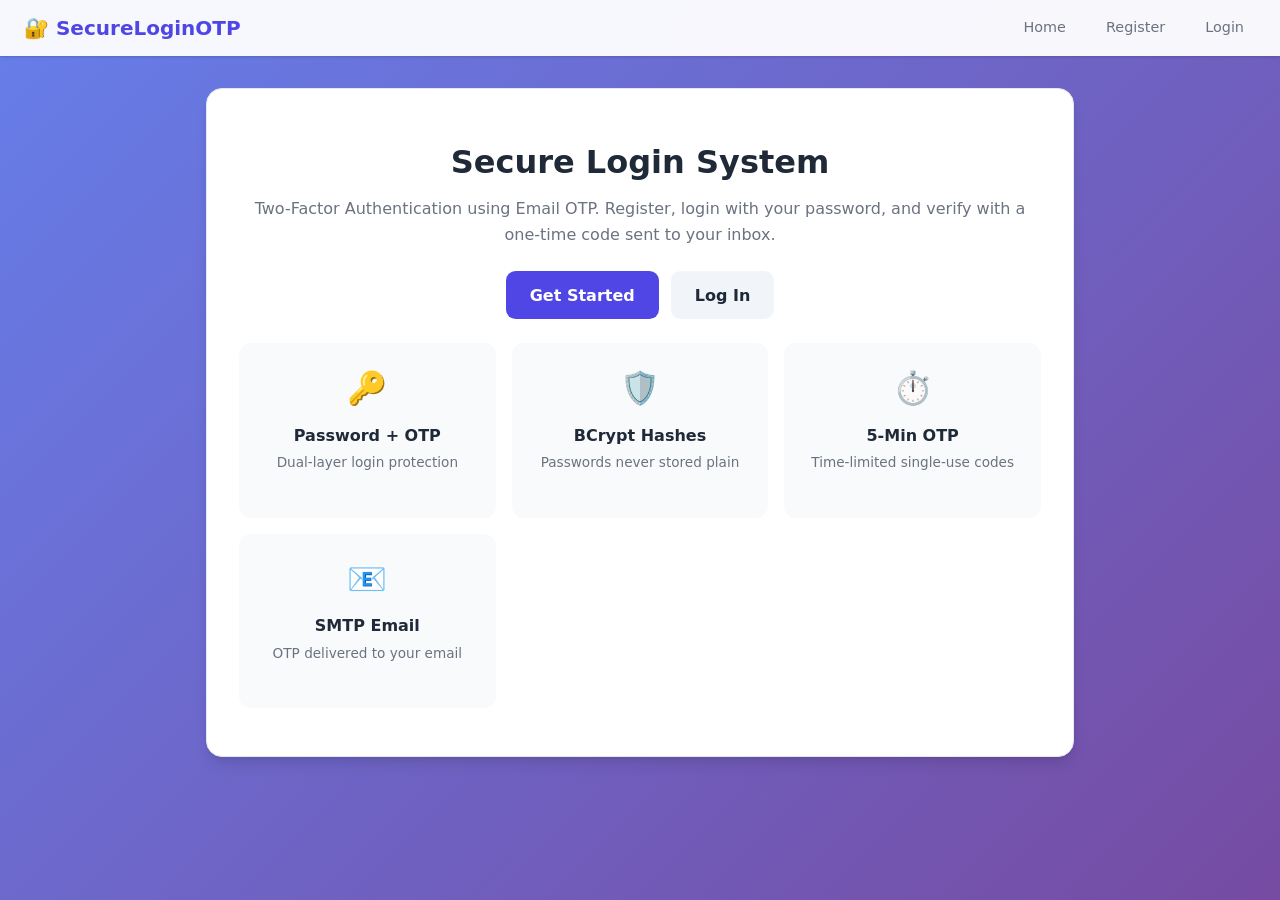
<file: src/main/resources/static/index.html>
<!DOCTYPE html>
<html lang="en">
<head>
    <meta charset="UTF-8">
    <meta name="viewport" content="width=device-width, initial-scale=1.0">
    <title>SecureLoginOTP</title>
    <link rel="stylesheet" href="css/styles.css">
</head>
<body data-page="index">
    <nav class="navbar">
        <div class="navbar-brand">🔐 SecureLoginOTP</div>
        <ul class="nav-links">
            <li><a href="index.html">Home</a></li>
            <li><a href="register.html">Register</a></li>
            <li><a href="login.html">Login</a></li>
        </ul>
    </nav>
    <div class="container container-wide">
        <div class="card hero-card">
            <h1>Secure Login System</h1>
            <p>Two-Factor Authentication using Email OTP. Register, login with your password, and verify with a one-time code sent to your inbox.</p>
            <div style="display:flex;gap:0.75rem;justify-content:center;flex-wrap:wrap;">
                <a href="register.html" class="btn btn-primary" style="width:auto;padding:0.7rem 1.5rem;">Get Started</a>
                <a href="login.html" class="btn btn-secondary" style="width:auto;padding:0.7rem 1.5rem;">Log In</a>
            </div>
            <div class="features-grid">
                <div class="feature-card"><div class="emoji">🔑</div><h4>Password + OTP</h4><p>Dual-layer login protection</p></div>
                <div class="feature-card"><div class="emoji">🛡️</div><h4>BCrypt Hashes</h4><p>Passwords never stored plain</p></div>
                <div class="feature-card"><div class="emoji">⏱️</div><h4>5-Min OTP</h4><p>Time-limited single-use codes</p></div>
                <div class="feature-card"><div class="emoji">📧</div><h4>SMTP Email</h4><p>OTP delivered to your email</p></div>
            </div>
        </div>
    </div>
    <script src="js/app.js"></script>
</body>
</html>
</file>
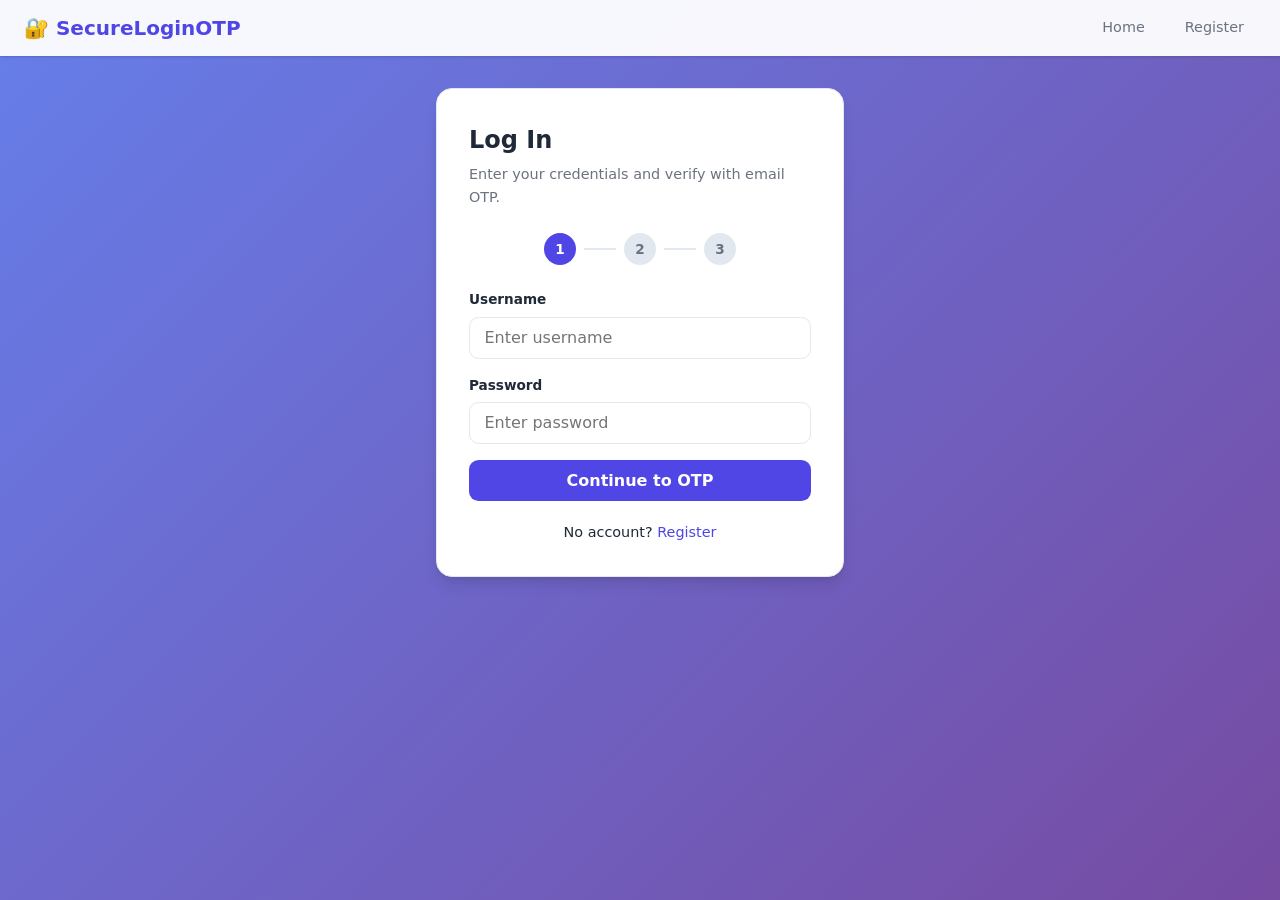
<file: src/main/resources/static/login.html>
<!DOCTYPE html>
<html lang="en">
<head>
    <meta charset="UTF-8">
    <meta name="viewport" content="width=device-width, initial-scale=1.0">
    <title>Login — SecureLoginOTP</title>
    <link rel="stylesheet" href="css/styles.css">
</head>
<body data-page="login">
    <nav class="navbar">
        <div class="navbar-brand">🔐 SecureLoginOTP</div>
        <ul class="nav-links">
            <li><a href="index.html">Home</a></li>
            <li><a href="register.html">Register</a></li>
        </ul>
    </nav>
    <div class="container">
        <div class="card">
            <div class="card-title">Log In</div>
            <div class="card-subtitle">Enter your credentials and verify with email OTP.</div>
            <div id="loginAlert" class="alert"></div>

            <!-- Step 1 -->
            <div id="step-password" class="login-step">
                <div class="steps">
                    <div class="step active">1</div>
                    <div class="step-line"></div>
                    <div class="step">2</div>
                    <div class="step-line"></div>
                    <div class="step">3</div>
                </div>
                <form id="passwordForm">
                    <div class="form-group">
                        <label>Username</label>
                        <input type="text" id="loginUsername" placeholder="Enter username" required>
                    </div>
                    <div class="form-group">
                        <label>Password</label>
                        <input type="password" id="loginPassword" placeholder="Enter password" required>
                    </div>
                    <button type="submit" class="btn btn-primary">Continue to OTP</button>
                </form>
                <div class="link-group">No account? <a href="register.html">Register</a></div>
            </div>

            <!-- Step 2: wait -->
            <div id="step-wait" class="login-step hide">
                <div class="steps">
                    <div class="step done">1</div>
                    <div class="step-line" style="background:var(--success);"></div>
                    <div class="step active">2</div>
                    <div class="step-line"></div>
                    <div class="step">3</div>
                </div>
                <div class="alert alert-info show" style="text-align:center;">
                    <span class="spinner" style="border-color:rgba(0,0,0,0.1);border-top-color:var(--primary);margin-bottom:0.5rem;"></span><br>
                    Verifying password and sending OTP…
                </div>
            </div>

            <!-- Step 3: verify -->
            <div id="step-otp" class="login-step hide">
                <div class="steps">
                    <div class="step done">1</div>
                    <div class="step-line" style="background:var(--success);"></div>
                    <div class="step done">2</div>
                    <div class="step-line" style="background:var(--success);"></div>
                    <div class="step active">3</div>
                </div>
                <form id="otpForm">
                    <div class="form-group">
                        <label>Enter 6-digit OTP</label>
                        <input type="text" id="otpInput" placeholder="000000" maxlength="6" inputmode="numeric" autocomplete="one-time-code" required>
                    </div>
                    <div class="otp-box">
                        <h3>Time Remaining</h3>
                        <div class="otp-timer" id="otpTimer">05:00</div>
                    </div>
                    <button type="submit" class="btn btn-primary">Verify & Log In</button>
                </form>
                <div style="display:flex;gap:0.5rem;margin-top:0.75rem;">
                    <button type="button" id="resendBtn" class="btn btn-secondary">Resend OTP</button>
                    <a href="login.html" class="btn btn-secondary" style="text-decoration:none;">Cancel</a>
                </div>
            </div>
        </div>
    </div>
    <script src="js/app.js"></script>
</body>
</html>
</file>
<file: src/main/resources/static/css/styles.css>
/* ================================================================
   Secure Login OTP — Modern Theme
   ================================================================ */

:root {
    --primary: #4f46e5;
    --primary-dark: #4338ca;
    --primary-light: #e0e7ff;
    --success: #10b981;
    --danger: #ef4444;
    --warning: #f59e0b;
    --text: #1f2937;
    --text-secondary: #6b7280;
    --bg: #f8fafc;
    --card-bg: #ffffff;
    --border: #e2e8f0;
    --radius: 1rem;
    --shadow: 0 1px 3px 0 rgba(0, 0, 0, 0.1), 0 1px 2px 0 rgba(0, 0, 0, 0.06);
    --shadow-lg: 0 10px 15px -3px rgba(0, 0, 0, 0.1), 0 4px 6px -2px rgba(0, 0, 0, 0.05);
    --font: 'Segoe UI', system-ui, -apple-system, BlinkMacSystemFont, sans-serif;
}

* {
    margin: 0;
    padding: 0;
    box-sizing: border-box;
}

body {
    font-family: var(--font);
    background: linear-gradient(135deg, #667eea 0%, #764ba2 100%);
    min-height: 100vh;
    color: var(--text);
    line-height: 1.6;
}

a {
    color: var(--primary);
    text-decoration: none;
}

a:hover {
    text-decoration: underline;
}

/* Navbar */
.navbar {
    background: rgba(255, 255, 255, 0.95);
    backdrop-filter: blur(10px);
    box-shadow: var(--shadow);
    padding: 0.75rem 1.5rem;
    display: flex;
    justify-content: space-between;
    align-items: center;
    position: sticky;
    top: 0;
    z-index: 100;
}

.navbar-brand {
    font-size: 1.25rem;
    font-weight: 700;
    color: var(--primary);
}

.nav-links {
    display: flex;
    gap: 1rem;
    list-style: none;
    font-size: 0.9rem;
}

.nav-links a {
    color: var(--text-secondary);
    padding: 0.4rem 0.75rem;
    border-radius: 0.5rem;
    transition: 0.2s;
}

.nav-links a:hover {
    background: var(--primary-light);
    color: var(--primary);
    text-decoration: none;
}

/* Layout */
.container {
    max-width: 440px;
    margin: 0 auto;
    padding: 2rem 1rem;
}

.container-wide {
    max-width: 900px;
}

.card {
    background: var(--card-bg);
    border-radius: var(--radius);
    box-shadow: var(--shadow-lg);
    padding: 2rem;
    border: 1px solid var(--border);
}

.card-title {
    font-size: 1.5rem;
    font-weight: 700;
    margin-bottom: 0.25rem;
}

.card-subtitle {
    color: var(--text-secondary);
    margin-bottom: 1.5rem;
    font-size: 0.9rem;
}

/* Forms */
.form-group {
    margin-bottom: 1rem;
}

.form-group label {
    display: block;
    font-weight: 600;
    font-size: 0.85rem;
    margin-bottom: 0.35rem;
    color: var(--text);
}

.form-group input {
    width: 100%;
    padding: 0.65rem 0.9rem;
    border: 1.5px solid var(--border);
    border-radius: 0.6rem;
    font-size: 1rem;
    transition: border-color 0.2s, box-shadow 0.2s;
    font-family: inherit;
}

.form-group input:focus {
    outline: none;
    border-color: var(--primary);
    box-shadow: 0 0 0 3px var(--primary-light);
}

.form-hint {
    font-size: 0.78rem;
    color: var(--text-secondary);
    margin-top: 0.25rem;
}

/* Buttons */
.btn {
    display: inline-flex;
    align-items: center;
    justify-content: center;
    gap: 0.4rem;
    width: 100%;
    padding: 0.7rem;
    font-size: 1rem;
    font-weight: 600;
    border: none;
    border-radius: 0.6rem;
    cursor: pointer;
    transition: transform 0.1s, opacity 0.2s;
    font-family: inherit;
}

.btn:active {
    transform: scale(0.98);
}

.btn:disabled {
    opacity: 0.65;
    cursor: not-allowed;
}

.btn-primary {
    background: var(--primary);
    color: white;
}

.btn-primary:hover:not(:disabled) {
    background: var(--primary-dark);
}

.btn-secondary {
    background: #f1f5f9;
    color: var(--text);
}

.btn-secondary:hover:not(:disabled) {
    background: #e2e8f0;
}

.btn-danger {
    background: var(--danger);
    color: white;
}

.btn-danger:hover:not(:disabled) {
    background: #dc2626;
}

/* Alerts */
.alert {
    font-size: 0.9rem;
    padding: 0.75rem 1rem;
    border-radius: 0.6rem;
    margin-bottom: 1rem;
    display: none;
}

.alert.show {
    display: block;
}

.alert-success {
    background: #ecfdf5;
    color: #065f46;
    border: 1px solid #6ee7b7;
}

.alert-danger {
    background: #fef2f2;
    color: #991b1b;
    border: 1px solid #fca5a5;
}

.alert-warning {
    background: #fffbeb;
    color: #92400e;
    border: 1px solid #fcd34d;
}

.alert-info {
    background: #eff6ff;
    color: #1e40af;
    border: 1px solid #93c5fd;
}

/* OTP Timer */
.otp-box {
    text-align: center;
    background: var(--primary-light);
    border-radius: 0.75rem;
    padding: 1.25rem;
    margin: 1rem 0;
}

.otp-box h3 {
    font-size: 1rem;
    color: var(--primary-dark);
    margin-bottom: 0.5rem;
}

.otp-timer {
    font-size: 2.5rem;
    font-weight: 700;
    color: var(--primary);
    font-variant-numeric: tabular-nums;
}

.otp-timer.done {
    color: var(--danger);
}

/* Spinner */
.spinner {
    width: 1.1rem;
    height: 1.1rem;
    border: 2px solid rgba(255, 255, 255, 0.3);
    border-top-color: currentColor;
    border-radius: 50%;
    animation: spin 0.6s linear infinite;
    display: inline-block;
}

@keyframes spin {
    to {
        transform: rotate(360deg);
    }
}

/* Steps */
.steps {
    display: flex;
    align-items: center;
    justify-content: center;
    gap: 0.5rem;
    margin-bottom: 1.5rem;
}

.step {
    width: 2rem;
    height: 2rem;
    border-radius: 50%;
    background: #e2e8f0;
    color: var(--text-secondary);
    display: flex;
    align-items: center;
    justify-content: center;
    font-size: 0.85rem;
    font-weight: 700;
}

.step.active {
    background: var(--primary);
    color: white;
}

.step.done {
    background: var(--success);
    color: white;
}

.step-line {
    width: 2rem;
    height: 2px;
    background: #e2e8f0;
}

/* Links */
.link-group {
    text-align: center;
    margin-top: 1.25rem;
    font-size: 0.9rem;
}

/* Hide helper */
.hide {
    display: none !important;
}

/* Responsive */
@media (max-width: 480px) {
    .card {
        padding: 1.5rem;
    }

    .navbar {
        flex-direction: column;
        gap: 0.5rem;
    }
}

/* Landing page */
.hero-card {
    text-align: center;
    padding: 3rem 2rem;
}

.hero-card h1 {
    font-size: 2rem;
    margin-bottom: 0.5rem;
}

.hero-card p {
    color: var(--text-secondary);
    margin-bottom: 1.5rem;
}

.features-grid {
    display: grid;
    grid-template-columns: repeat(auto-fit, minmax(200px, 1fr));
    gap: 1rem;
    margin-top: 1.5rem;
}

.feature-card {
    background: #f8fafc;
    border-radius: 0.75rem;
    padding: 1.25rem;
    text-align: center;
}

.feature-card .emoji {
    font-size: 2rem;
    margin-bottom: 0.5rem;
}

.feature-card h4 {
    font-size: 1rem;
    margin-bottom: 0.25rem;
}

.feature-card p {
    font-size: 0.85rem;
    color: var(--text-secondary);
}
</file>
